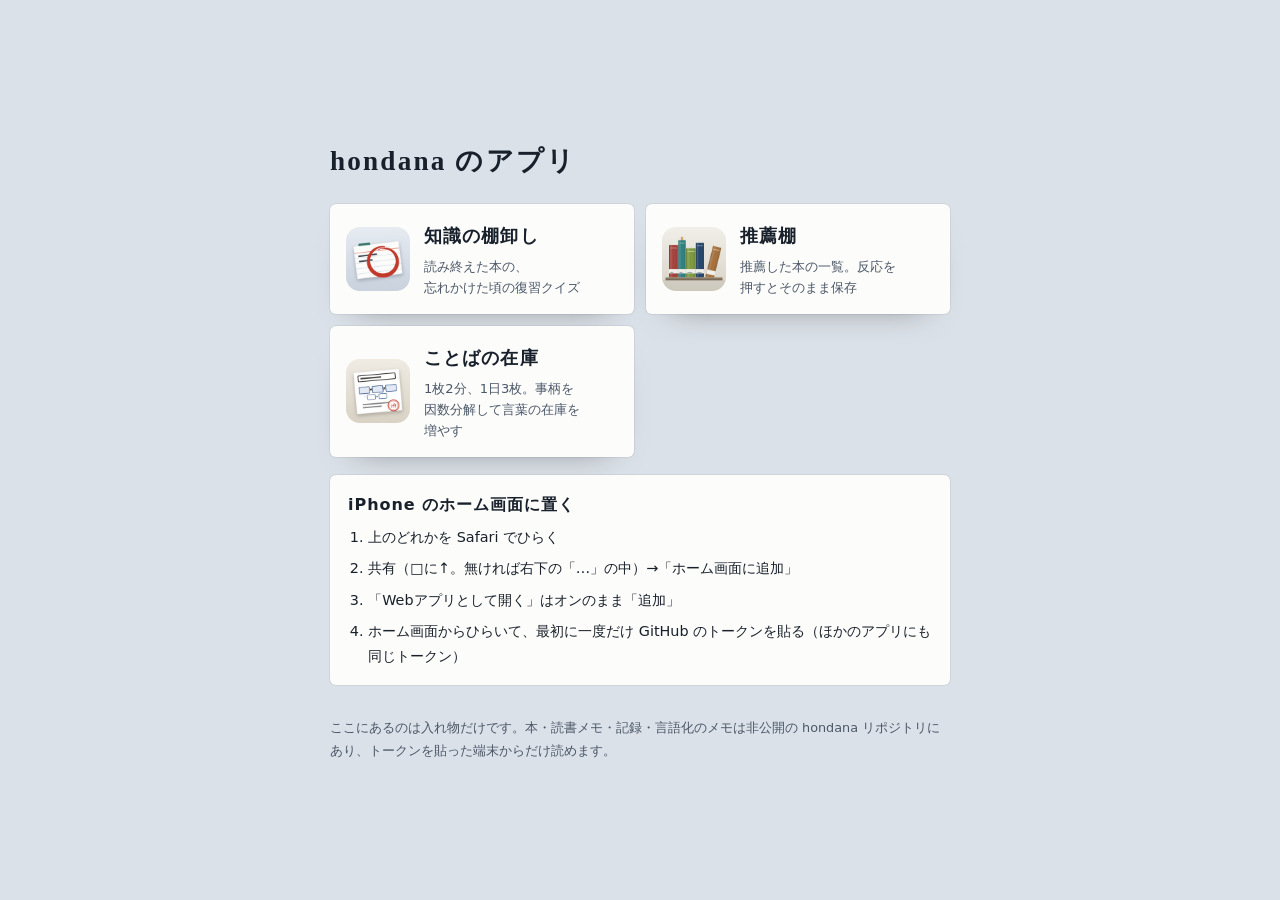
<file: index.html>
<!doctype html>
<html lang="ja">
<head>
<meta charset="utf-8">
<meta name="viewport" content="width=device-width,initial-scale=1,viewport-fit=cover">
<title>hondana のアプリ</title>
<meta name="description" content="推薦棚・知識の棚卸し・ことばの在庫を、ホーム画面のアプリとしてひらく">
<meta name="theme-color" content="#E4E6E7">
<link rel="icon" href="quiz/icon.svg" type="image/svg+xml">
<link rel="stylesheet" href="shell.css">
<style>
  .home { width: min(620px, 100%); display: grid; gap: 18px; }
  .home h1 { margin: 0; font-family: "Hiragino Mincho ProN", "Yu Mincho", "Noto Serif JP", serif; font-size: 1.7rem; letter-spacing: .08em; }
  .apps { display: grid; gap: 12px; }
  @media (min-width: 560px) { .apps { grid-template-columns: 1fr 1fr; } }
  .app { display: grid; grid-template-columns: 64px minmax(0, 1fr); gap: 4px 14px; align-items: center; padding: 16px; border-radius: 6px; background: var(--paper); color: inherit; text-decoration: none; box-shadow: 0 0 0 1px rgba(0,0,0,.06), 0 16px 34px -26px rgba(0,0,0,.5); }
  .app img { grid-row: span 2; border-radius: 14px; }
  .app b { font-family: "Hiragino Mincho ProN", "Yu Mincho", "Noto Serif JP", serif; font-size: 1.15rem; letter-spacing: .06em; }
  .app span { font-size: .82rem; color: var(--ink-2); line-height: 1.6; }
  .how { padding: 16px 18px; border-radius: 6px; background: var(--paper); box-shadow: 0 0 0 1px rgba(0,0,0,.06); }
  .how h2 { margin: 0 0 6px; font-size: 1rem; letter-spacing: .06em; }
  .how ol { margin: 0; padding-left: 1.4em; display: grid; gap: 6px; font-size: .9rem; }
</style>
</head>
<body>
<main class="shell">
  <div class="home">
    <h1>hondana のアプリ</h1>
    <div class="apps">
      <a class="app" href="quiz/"><img src="quiz/icon-180.png" alt="" width="64" height="64"><b>知識の棚卸し</b><span>読み終えた本の、忘れかけた頃の復習クイズ</span></a>
      <a class="app" href="shelf/"><img src="shelf/icon-180.png" alt="" width="64" height="64"><b>推薦棚</b><span>推薦した本の一覧。反応を押すとそのまま保存</span></a>
      <a class="app" href="kotoba/"><img src="kotoba/icon-180.png" alt="" width="64" height="64"><b>ことばの在庫</b><span>1枚2分、1日3枚。事柄を因数分解して言葉の在庫を増やす</span></a>
    </div>
    <section class="how">
      <h2>iPhone のホーム画面に置く</h2>
      <ol>
        <li>上のどれかを Safari でひらく</li>
        <li>共有（□に↑。無ければ右下の「…」の中）→「ホーム画面に追加」</li>
        <li>「Webアプリとして開く」はオンのまま「追加」</li>
        <li>ホーム画面からひらいて、最初に一度だけ GitHub のトークンを貼る（ほかのアプリにも同じトークン）</li>
      </ol>
    </section>
    <p class="note">ここにあるのは入れ物だけです。本・読書メモ・記録・言語化のメモは非公開の hondana リポジトリにあり、トークンを貼った端末からだけ読めます。</p>
  </div>
</main>
</body>
</html>
</file>
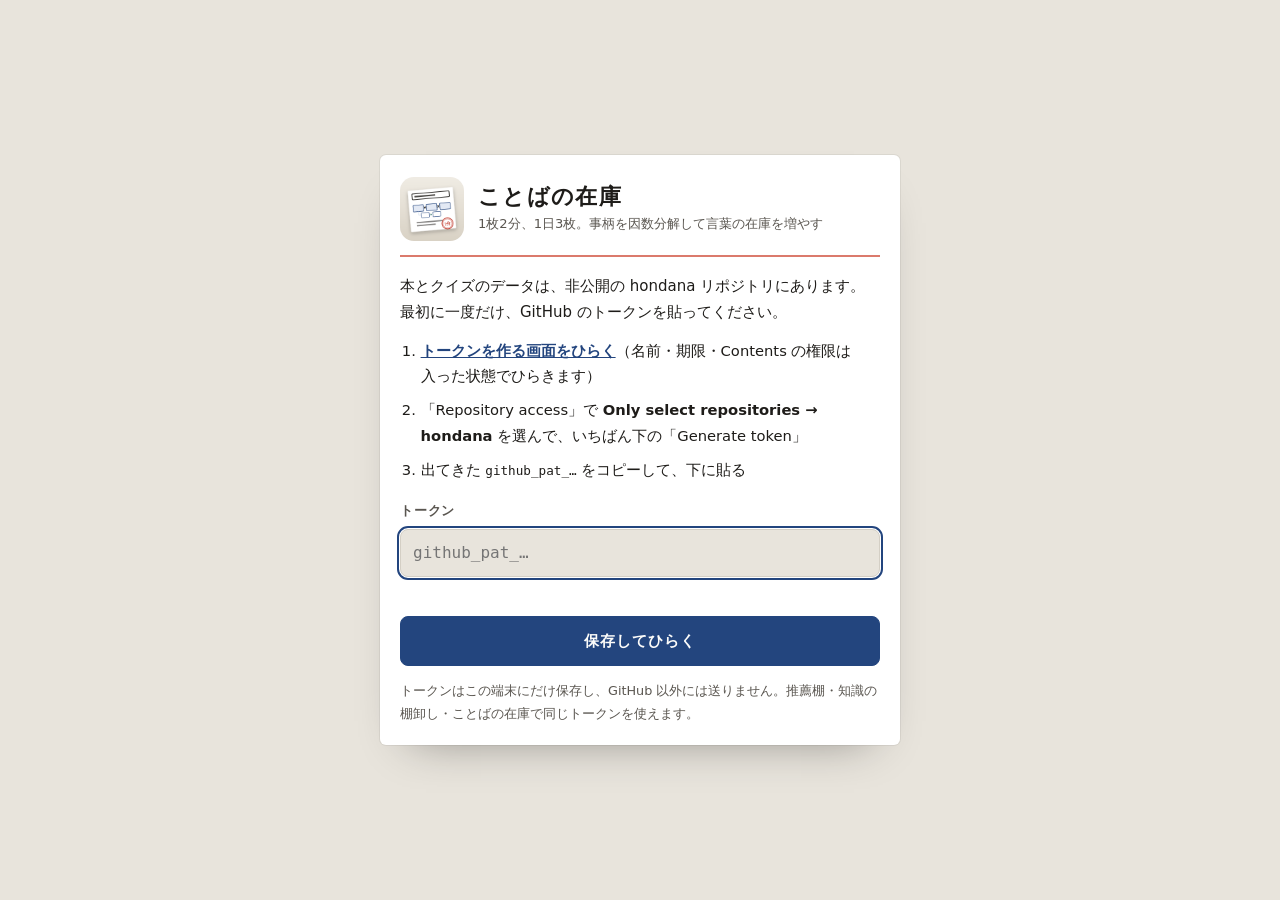
<file: kotoba/index.html>
<!doctype html>
<html lang="ja">
<head>
<meta charset="utf-8">
<meta name="viewport" content="width=device-width,initial-scale=1,viewport-fit=cover">
<title>ことばの在庫</title>
<meta name="description" content="1枚2分、1日3枚。事柄を因数分解して、言葉の在庫を増やす言語化トレーニング">
<meta name="theme-color" content="#E8E4DC" media="(prefers-color-scheme: light)">
<meta name="theme-color" content="#1A1714" media="(prefers-color-scheme: dark)">
<meta name="apple-mobile-web-app-capable" content="yes">
<meta name="mobile-web-app-capable" content="yes">
<meta name="apple-mobile-web-app-status-bar-style" content="default">
<meta name="apple-mobile-web-app-title" content="ことばの在庫">
<link rel="manifest" href="manifest.webmanifest">
<link rel="icon" href="icon.svg" type="image/svg+xml">
<link rel="apple-touch-icon" href="icon-180.png">
<link rel="stylesheet" href="../shell.css">
<script>window.HONDANA_APP = {"app": "kotoba", "name": "ことばの在庫", "tagline": "1枚2分、1日3枚。事柄を因数分解して言葉の在庫を増やす", "file": "site/kotoba.html", "theme": {"light": "#E8E4DC", "dark": "#1A1714"}, "links": {"quiz": "https://peirin1230-ship-it.github.io/hondana-app/quiz/", "shelf": "https://peirin1230-ship-it.github.io/hondana-app/shelf/", "kotoba": "https://peirin1230-ship-it.github.io/hondana-app/kotoba/"}};</script>
<script src="../shell.js" defer></script>
</head>
<body class="app-kotoba">
<main id="shell" class="shell" aria-live="polite">
  <div class="splash"><img src="icon-180.png" alt="" width="76" height="76"><p>ひらいています…</p></div>
</main>
<noscript><p class="note">このアプリは JavaScript を使います。</p></noscript>
</body>
</html>
</file>
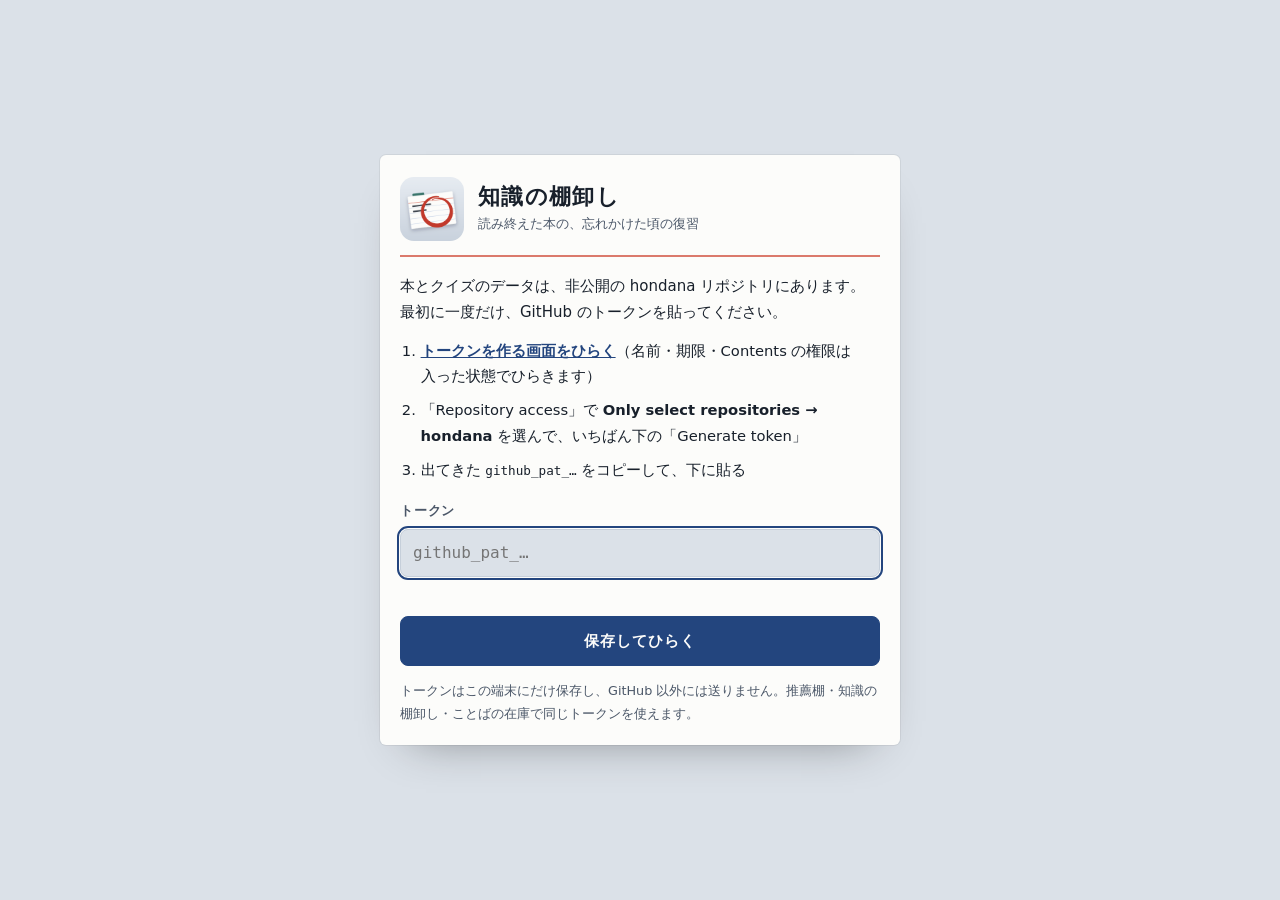
<file: quiz/index.html>
<!doctype html>
<html lang="ja">
<head>
<meta charset="utf-8">
<meta name="viewport" content="width=device-width,initial-scale=1,viewport-fit=cover">
<title>知識の棚卸し</title>
<meta name="description" content="読み終えた本の読書メモから作った、忘れかけた頃に出る復習クイズ">
<meta name="theme-color" content="#DBE1E8" media="(prefers-color-scheme: light)">
<meta name="theme-color" content="#15120F" media="(prefers-color-scheme: dark)">
<meta name="apple-mobile-web-app-capable" content="yes">
<meta name="mobile-web-app-capable" content="yes">
<meta name="apple-mobile-web-app-status-bar-style" content="default">
<meta name="apple-mobile-web-app-title" content="知識の棚卸し">
<link rel="manifest" href="manifest.webmanifest">
<link rel="icon" href="icon.svg" type="image/svg+xml">
<link rel="apple-touch-icon" href="icon-180.png">
<link rel="stylesheet" href="../shell.css">
<script>window.HONDANA_APP = {"app": "quiz", "name": "知識の棚卸し", "tagline": "読み終えた本の、忘れかけた頃の復習", "file": "site/quiz.html", "theme": {"light": "#DBE1E8", "dark": "#15120F"}, "links": {"quiz": "https://peirin1230-ship-it.github.io/hondana-app/quiz/", "shelf": "https://peirin1230-ship-it.github.io/hondana-app/shelf/"}};</script>
<script src="../shell.js" defer></script>
</head>
<body class="app-quiz">
<main id="shell" class="shell" aria-live="polite">
  <div class="splash"><img src="icon-180.png" alt="" width="76" height="76"><p>ひらいています…</p></div>
</main>
<noscript><p class="note">このアプリは JavaScript を使います。</p></noscript>
</body>
</html>
</file>
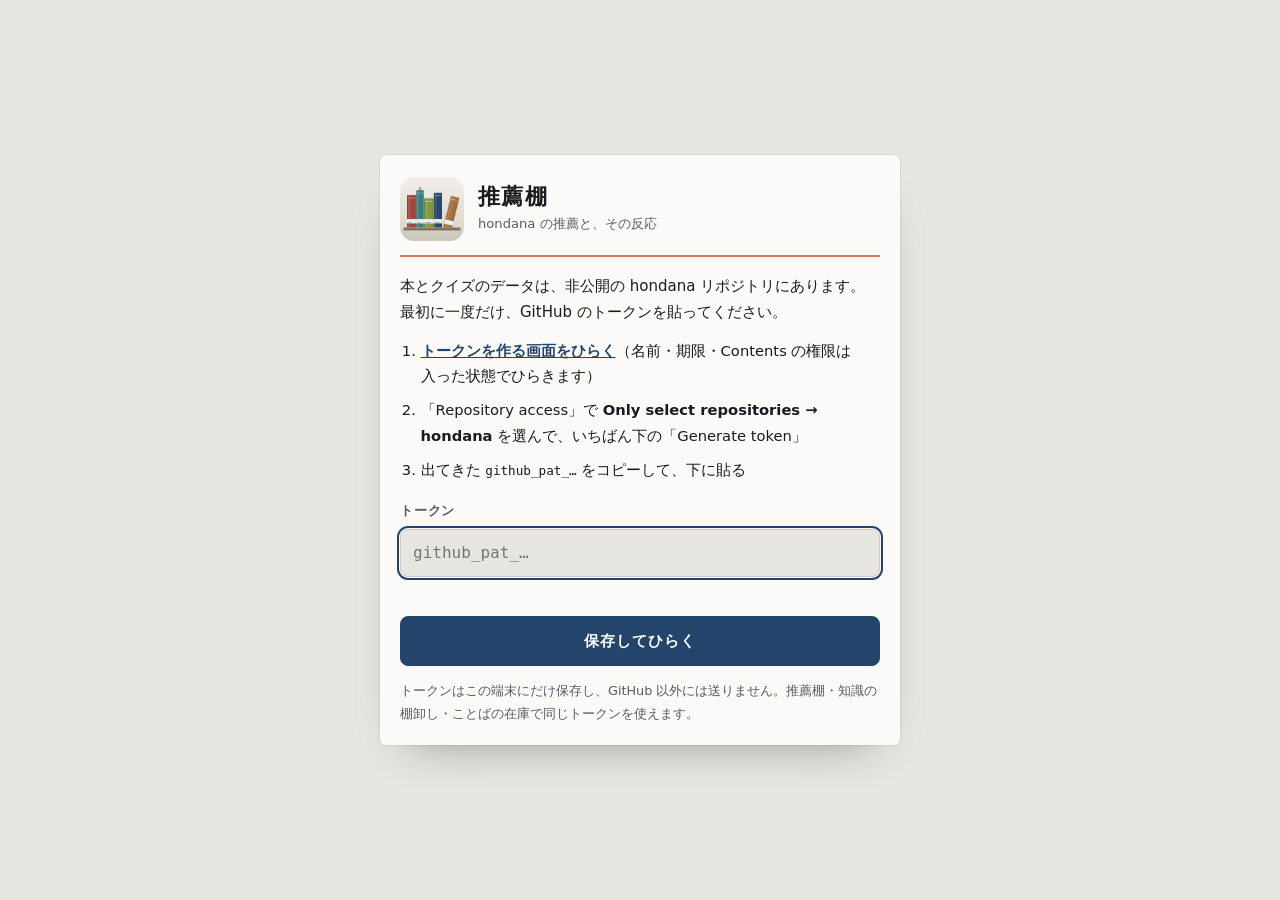
<file: shelf/index.html>
<!doctype html>
<html lang="ja">
<head>
<meta charset="utf-8">
<meta name="viewport" content="width=device-width,initial-scale=1,viewport-fit=cover">
<title>推薦棚</title>
<meta name="description" content="hondana が推薦した本の一覧。反応を押すとそのまま保存される">
<meta name="theme-color" content="#E7E5DF" media="(prefers-color-scheme: light)">
<meta name="theme-color" content="#14161A" media="(prefers-color-scheme: dark)">
<meta name="apple-mobile-web-app-capable" content="yes">
<meta name="mobile-web-app-capable" content="yes">
<meta name="apple-mobile-web-app-status-bar-style" content="default">
<meta name="apple-mobile-web-app-title" content="推薦棚">
<link rel="manifest" href="manifest.webmanifest">
<link rel="icon" href="icon.svg" type="image/svg+xml">
<link rel="apple-touch-icon" href="icon-180.png">
<link rel="stylesheet" href="../shell.css">
<script>window.HONDANA_APP = {"app": "shelf", "name": "推薦棚", "tagline": "hondana の推薦と、その反応", "file": "site/index.html", "theme": {"light": "#E7E5DF", "dark": "#14161A"}, "links": {"quiz": "https://peirin1230-ship-it.github.io/hondana-app/quiz/", "shelf": "https://peirin1230-ship-it.github.io/hondana-app/shelf/"}};</script>
<script src="../shell.js" defer></script>
</head>
<body class="app-shelf">
<main id="shell" class="shell" aria-live="polite">
  <div class="splash"><img src="icon-180.png" alt="" width="76" height="76"><p>ひらいています…</p></div>
</main>
<noscript><p class="note">このアプリは JavaScript を使います。</p></noscript>
</body>
</html>
</file>
<file: shell.css>
/* 入れ物の画面（設定・読み込み中）。本の画面そのものは hondana から読み込む */
:root {
  --bg: #DBE1E8; --paper: #FCFCFA; --ink: #18202B; --ink-2: #4B5768; --line: #C6CFDA; --accent: #23457E; --on-accent: #FCFCFA; --warn: #8C5A12;
  color-scheme: light;
}
body.app-shelf { --bg: #E7E5DF; --paper: #FBFAF8; --ink: #191B1F; --ink-2: #575B63; --line: #CDC9C0; --accent: #23456B; }
body.app-kotoba { --bg: #E8E4DC; --paper: #FFFFFF; --ink: #1E1C19; --ink-2: #5A5650; --line: #D4CFC5; --accent: #23457E; }
@media (prefers-color-scheme: dark) {
  :root { --bg: #15120F; --paper: #27241F; --ink: #EDE7DA; --ink-2: #BCB4A5; --line: #3E3C36; --accent: #3A5C9C; --on-accent: #F3F5FA; --warn: #D9A441; color-scheme: dark; }
  body.app-shelf { --bg: #14161A; --paper: #1C1F24; --ink: #E8E6E1; --ink-2: #A2A5AC; --line: #2F343B; --accent: #3A5C9C; }
  body.app-kotoba { --bg: #1A1714; --paper: #2A2622; --ink: #EDE7DA; --ink-2: #BCB4A5; --line: #48423B; --accent: #3A5C9C; }
}
* { box-sizing: border-box; }
html, body { margin: 0; min-height: 100%; }
body {
  background: var(--bg); color: var(--ink);
  font: 400 15px/1.75 "Hiragino Sans", "Hiragino Kaku Gothic ProN", "Yu Gothic UI", "Noto Sans JP", system-ui, sans-serif;
  -webkit-font-smoothing: antialiased; word-break: auto-phrase; overflow-wrap: anywhere;
}
.shell { min-height: 100vh; min-height: 100dvh; display: grid; place-items: center; padding: calc(24px + env(safe-area-inset-top, 0px)) 16px calc(24px + env(safe-area-inset-bottom, 0px)); }
.splash { display: grid; justify-items: center; gap: 14px; color: var(--ink-2); font-size: .9rem; letter-spacing: .08em; }
.splash img { border-radius: 18px; box-shadow: 0 14px 30px -18px rgba(0, 0, 0, .5); animation: breathe 1.6s ease-in-out infinite; }
@keyframes breathe { 50% { transform: translateY(-3px); } }
@media (prefers-reduced-motion: reduce) { .splash img { animation: none; } }
.panel { width: min(520px, 100%); padding: 22px 20px 20px; border-radius: 6px; background: var(--paper); box-shadow: 0 0 0 1px rgba(0, 0, 0, .06), 0 22px 46px -30px rgba(0, 0, 0, .45); }
.brand { display: flex; align-items: center; gap: 14px; padding-bottom: 14px; border-bottom: 2px solid #DB7A6C; }
.brand img { border-radius: 14px; flex: none; }
.brand h1 { margin: 0; font-family: "Hiragino Mincho ProN", "Yu Mincho", "Noto Serif JP", serif; font-weight: 700; font-size: 1.4rem; letter-spacing: .06em; line-height: 1.3; }
.brand p { margin: 2px 0 0; font-size: .82rem; color: var(--ink-2); }
.lead { margin: 16px 0 0; }
.steps { margin: 12px 0 0; padding-left: 1.4em; display: grid; gap: 8px; font-size: .92rem; }
.steps a { color: var(--accent); font-weight: 700; }
code { font-family: ui-monospace, Menlo, monospace; font-size: .86em; }
.token { display: grid; gap: 6px; margin-top: 18px; }
.token label { font-size: .8rem; font-weight: 700; color: var(--ink-2); letter-spacing: .06em; }
.token input { width: 100%; min-height: 48px; padding: 0 12px; border: 1px solid var(--line); border-radius: 8px; background: var(--bg); color: var(--ink); font: 400 16px ui-monospace, Menlo, monospace; }
.token input:focus { outline: 2px solid var(--accent); outline-offset: 1px; }
.status { min-height: 1.6em; margin: 0; font-size: .84rem; color: var(--warn); }
.row { display: flex; gap: 10px; margin-top: 6px; }
.btn { flex: 1; min-height: 50px; padding: 0 18px; border: 1px solid var(--line); border-radius: 8px; background: var(--paper); color: var(--ink); font: inherit; font-weight: 700; letter-spacing: .06em; cursor: pointer; }
.btn.primary { border-color: var(--accent); background: var(--accent); color: var(--on-accent); }
.btn:disabled { opacity: .6; }
.note { margin: 14px 0 0; font-size: .8rem; color: var(--ink-2); }
</file>
